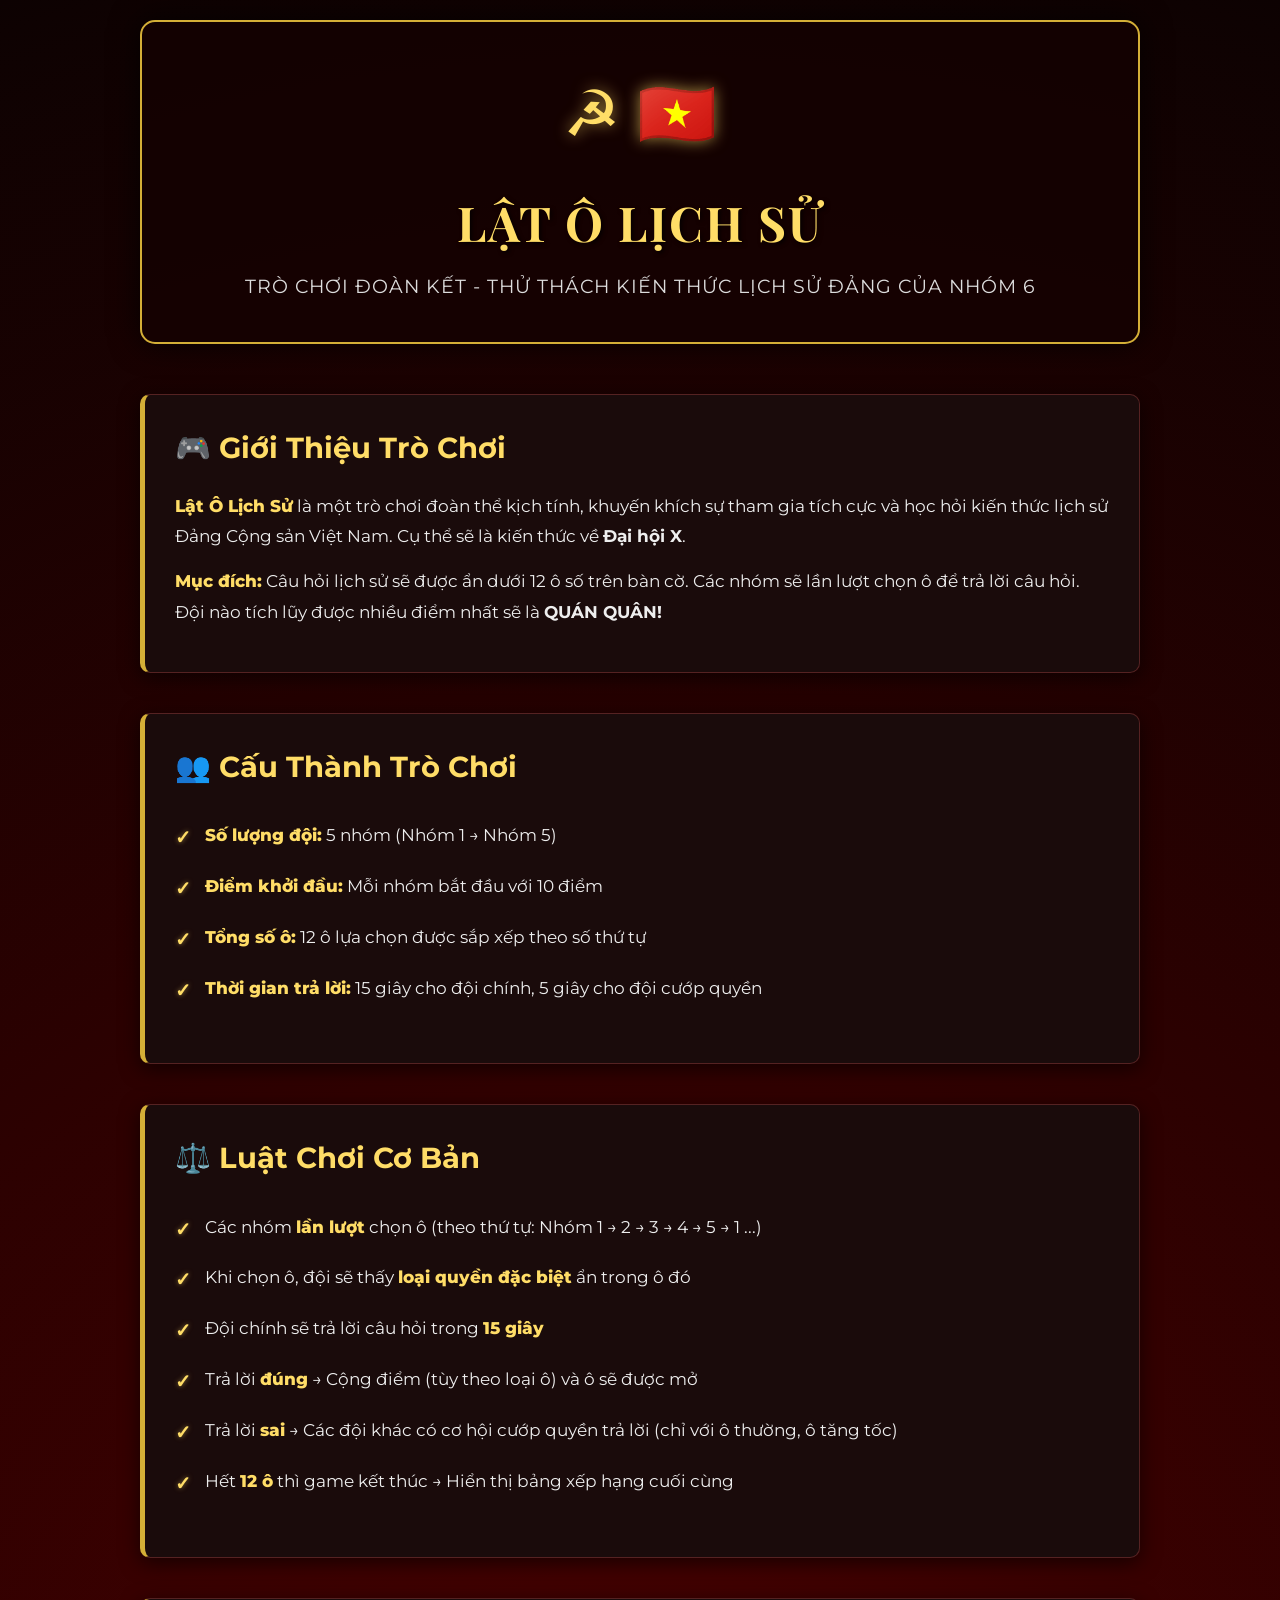
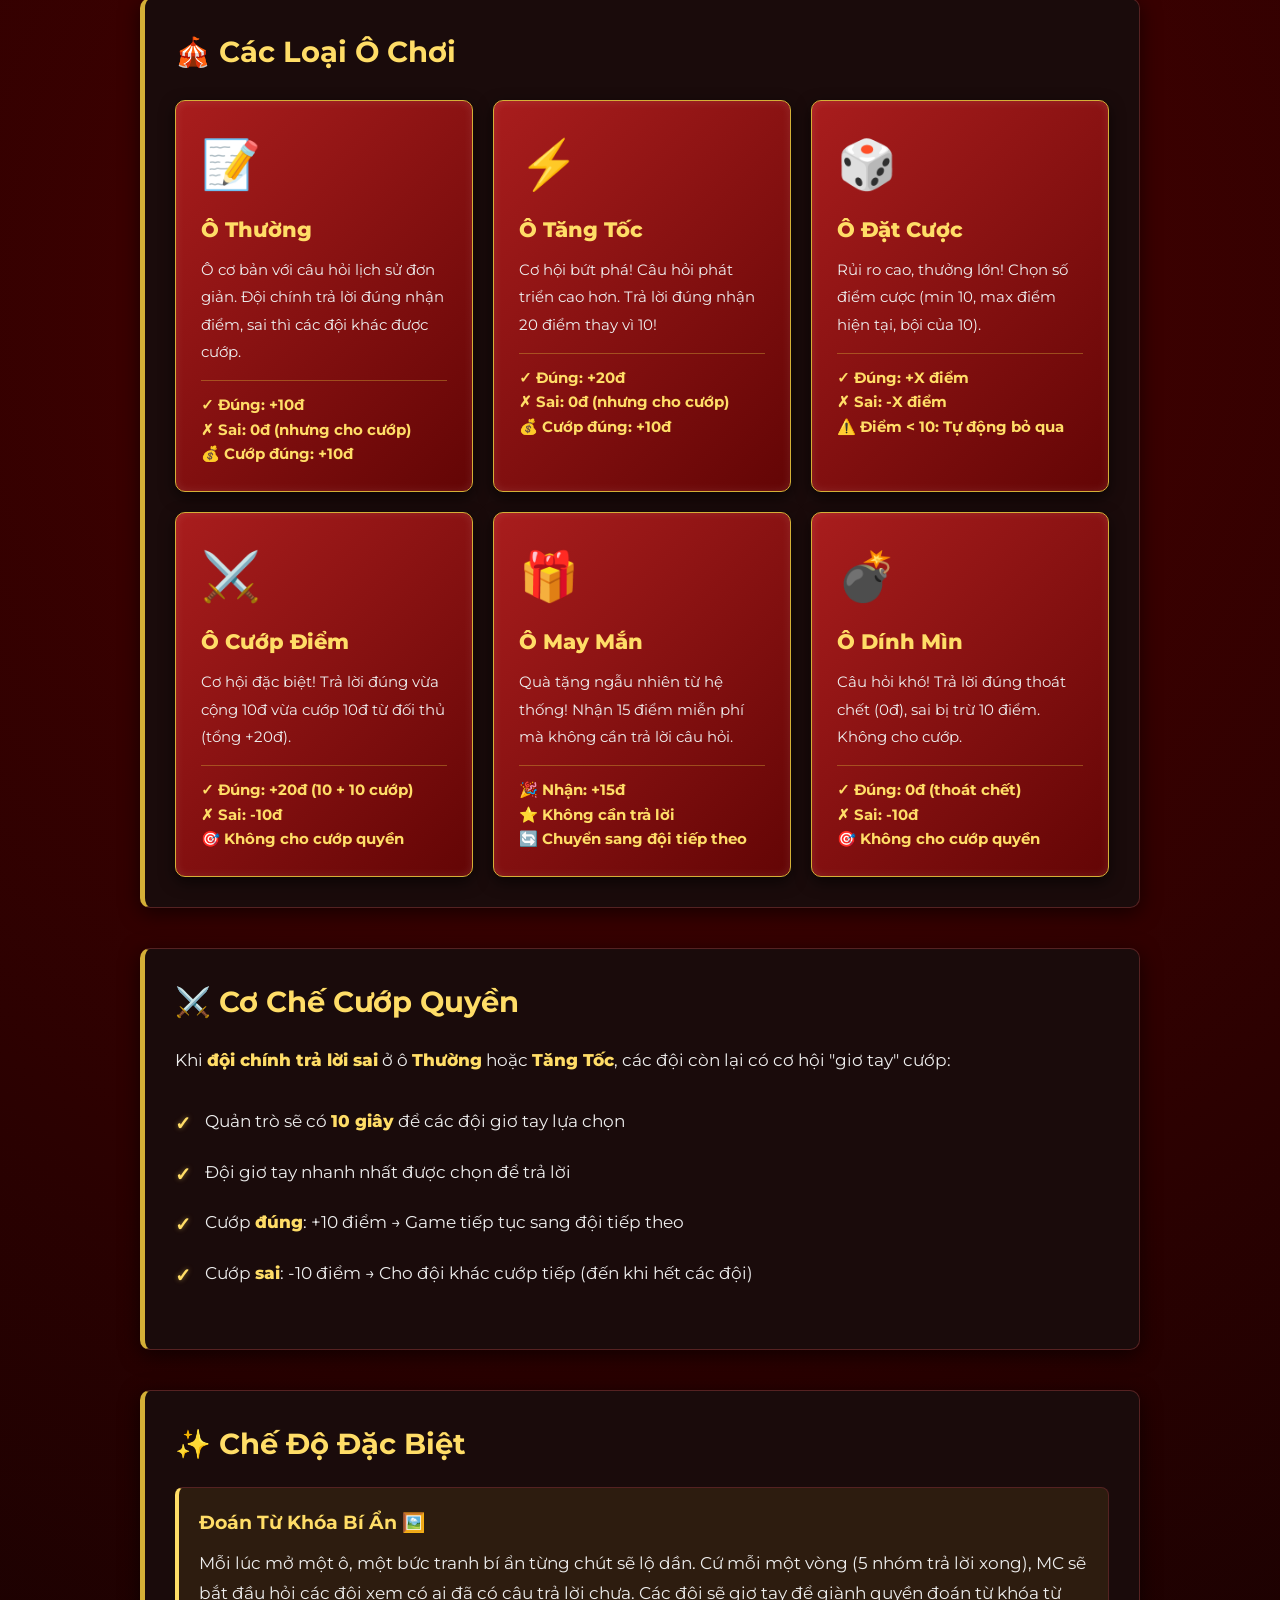
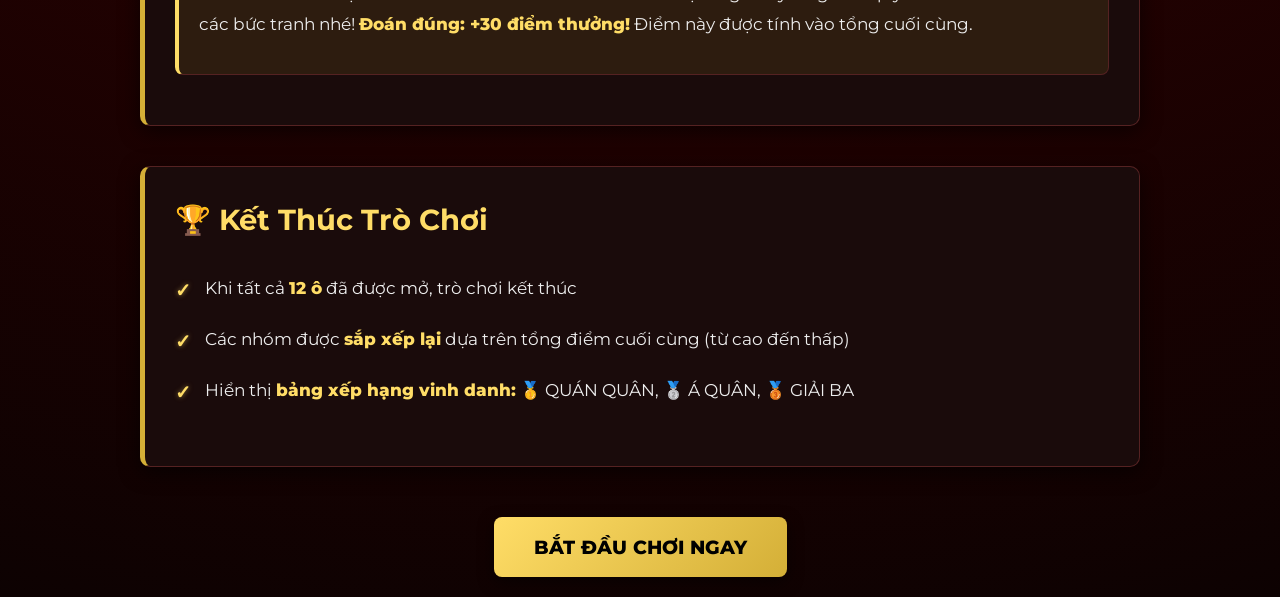
<file: intro.html>
<!DOCTYPE html>
<html lang="vi">
<head>
    <meta charset="UTF-8">
    <meta name="viewport" content="width=device-width, initial-scale=1.0">
    <title>Giới Thiệu Trò Chơi - Lật Ô Lịch Sử</title>
    <link href="https://fonts.googleapis.com/css2?family=Montserrat:wght@400;600;700;800&family=Playfair+Display:wght@700&display=swap" rel="stylesheet">
    <style>
        * {
            margin: 0;
            padding: 0;
            box-sizing: border-box;
        }

        body {
            font-family: 'Montserrat', sans-serif;
            background-color: #0d0202;
            background-image: radial-gradient(circle at 50% 50%, #4a0000 0%, #0d0202 100%);
            color: #ffffff;
            line-height: 1.6;
            min-height: 100vh;
            padding: 20px;
        }

        .intro-container {
            max-width: 1000px;
            margin: 0 auto;
        }

        .header {
            text-align: center;
            margin-bottom: 50px;
            padding: 40px 20px;
            background: rgba(20, 2, 2, 0.8);
            border-radius: 15px;
            border: 2px solid #d4af37;
            box-shadow: 0 0 30px rgba(0, 0, 0, 0.8);
        }

        .header-icon {
            font-size: 4rem;
            margin-bottom: 20px;
            color: #ffdd67;
            text-shadow: 0 0 15px rgba(255, 221, 103, 0.6);
        }

        .header h1 {
            font-family: 'Playfair Display', serif;
            font-size: 3rem;
            color: #ffdd67;
            margin-bottom: 10px;
            text-shadow: 2px 2px 4px rgba(0, 0, 0, 0.8);
            letter-spacing: 2px;
        }

        .header p {
            font-size: 1.2rem;
            color: #ddd;
            text-transform: uppercase;
            letter-spacing: 1px;
        }

        .content-section {
            margin-bottom: 40px;
            padding: 30px;
            background: #1a0b0b;
            border-radius: 10px;
            border: 1px solid #552222;
            border-left: 5px solid #d4af37;
            box-shadow: 0 5px 20px rgba(0, 0, 0, 0.6);
        }

        .content-section h2 {
            font-size: 1.8rem;
            color: #ffdd67;
            margin-bottom: 20px;
            display: flex;
            align-items: center;
            gap: 10px;
        }

        .content-section p {
            margin-bottom: 15px;
            font-size: 1.05rem;
            color: #eee;
            line-height: 1.8;
        }

        .rules-list {
            list-style: none;
            margin: 20px 0;
        }

        .rules-list li {
            padding: 12px 0;
            padding-left: 30px;
            position: relative;
            color: #eee;
            font-size: 1.05rem;
        }

        .rules-list li:before {
            content: "✓";
            position: absolute;
            left: 0;
            color: #ffdd67;
            font-weight: bold;
            font-size: 1.2rem;
            text-shadow: 0 0 5px rgba(255, 221, 103, 0.5);
        }

        .cell-types {
            display: grid;
            grid-template-columns: repeat(auto-fit, minmax(280px, 1fr));
            gap: 20px;
            margin-top: 25px;
        }

        .cell-card {
            padding: 25px;
            background: linear-gradient(135deg, #a91d1d, #630505);
            border-radius: 10px;
            border: 1px solid #d4af37;
            box-shadow: inset 0 0 10px rgba(255, 255, 255, 0.1), 0 5px 15px rgba(0, 0, 0, 0.6);
            transition: all 0.3s ease;
        }

        .cell-card:hover {
            transform: translateY(-5px);
            background: linear-gradient(135deg, #c92a2a, #820c0c);
            border-color: #ffdd67;
            box-shadow: 0 10px 30px rgba(212, 175, 55, 0.4);
        }

        .cell-card-icon {
            font-size: 3rem;
            margin-bottom: 10px;
        }

        .cell-card h3 {
            color: #ffdd67;
            margin-bottom: 10px;
            font-size: 1.3rem;
            font-weight: 800;
        }

        .cell-card p {
            color: #eee;
            font-size: 0.95rem;
        }

        .cell-card .score-info {
            margin-top: 12px;
            padding-top: 12px;
            border-top: 1px solid rgba(212, 175, 55, 0.4);
            color: #ffdd67;
            font-weight: 700;
            font-size: 0.95rem;
        }

        .button-group {
            display: flex;
            gap: 20px;
            justify-content: center;
            margin-top: 50px;
            flex-wrap: wrap;
        }

        .btn {
            padding: 15px 40px;
            font-size: 1.2rem;
            font-weight: 800;
            border: none;
            border-radius: 8px;
            cursor: pointer;
            transition: all 0.3s ease;
            text-decoration: none;
            display: inline-block;
            text-align: center;
            font-family: 'Montserrat', sans-serif;
            text-transform: uppercase;
        }

        .btn-start {
            background: linear-gradient(135deg, #ffdd67, #d4af37);
            color: #000;
            min-width: 250px;
            box-shadow: 0 5px 15px rgba(0, 0, 0, 0.5);
        }

        .btn-start:hover {
            transform: translateY(-3px) scale(1.05);
            box-shadow: 0 10px 30px rgba(212, 175, 55, 0.5);
            background: linear-gradient(135deg, #fff0aa, #ffdd67);
        }

        .btn-back {
            background: rgba(45, 19, 19, 0.8);
            color: #ffdd67;
            border: 2px solid #d4af37;
        }

        .btn-back:hover {
            background: #471d1d;
            color: #fff;
            border-color: #ffdd67;
        }

        .highlight {
            color: #ffdd67;
            font-weight: 800;
        }

        .team-section {
            background: rgba(212, 175, 55, 0.1);
            padding: 20px;
            border-radius: 8px;
            margin: 20px 0;
            border-left: 4px solid #ffdd67;
            border-right: 1px solid #552222;
            border-top: 1px solid #552222;
            border-bottom: 1px solid #552222;
        }

        .team-section h3 {
            color: #ffdd67;
            margin-bottom: 10px;
        }

        @media (max-width: 768px) {
            .header h1 {
                font-size: 2rem;
            }

            .cell-types {
                grid-template-columns: 1fr;
            }

            .button-group {
                flex-direction: column;
                align-items: center;
            }

            .btn {
                width: 100%;
                max-width: 300px;
            }
        }
    </style>
</head>
<body>

    <div class="intro-container">
        <div class="header">
            <div class="header-icon">☭ 🇻🇳</div>
            <h1>LẬT Ô LỊCH SỬ</h1>
            <p>Trò chơi đoàn kết - Thử thách kiến thức Lịch sử Đảng của nhóm 6</p>
        </div>

        <div class="content-section">
            <h2>🎮 Giới Thiệu Trò Chơi</h2>
            <p>
                <span class="highlight">Lật Ô Lịch Sử</span> là một trò chơi đoàn thể kịch tính, khuyến khích sự tham gia tích cực và học hỏi kiến thức lịch sử Đảng Cộng sản Việt Nam. Cụ thể sẽ là kiến thức về <b>Đại hội X</b>.
            </p>
            <p>
                <span class="highlight">Mục đích:</span> Câu hỏi lịch sử sẽ được ẩn dưới 12 ô số trên bàn cờ. Các nhóm sẽ lần lượt chọn ô để trả lời câu hỏi. Đội nào tích lũy được nhiều điểm nhất sẽ là <b>QUÁN QUÂN!</b>
            </p>
        </div>

        <div class="content-section">
            <h2>👥 Cấu Thành Trò Chơi</h2>
            <ul class="rules-list">
                <li><span class="highlight">Số lượng đội:</span> 5 nhóm (Nhóm 1 → Nhóm 5)</li>
                <li><span class="highlight">Điểm khởi đầu:</span> Mỗi nhóm bắt đầu với 10 điểm</li>
                <li><span class="highlight">Tổng số ô:</span> 12 ô lựa chọn được sắp xếp theo số thứ tự</li>
                <li><span class="highlight">Thời gian trả lời:</span> 15 giây cho đội chính, 5 giây cho đội cướp quyền</li>
            </ul>
        </div>

        <div class="content-section">
            <h2>⚖️ Luật Chơi Cơ Bản</h2>
            <ul class="rules-list">
                <li>Các nhóm <span class="highlight">lần lượt</span> chọn ô (theo thứ tự: Nhóm 1 → 2 → 3 → 4 → 5 → 1 ...)</li>
                <li>Khi chọn ô, đội sẽ thấy <span class="highlight">loại quyền đặc biệt</span> ẩn trong ô đó</li>
                <li>Đội chính sẽ trả lời câu hỏi trong <span class="highlight">15 giây</span></li>
                <li>Trả lời <span class="highlight">đúng</span> → Cộng điểm (tùy theo loại ô) và ô sẽ được mở</li>
                <li>Trả lời <span class="highlight">sai</span> → Các đội khác có cơ hội cướp quyền trả lời (chỉ với ô thường, ô tăng tốc)</li>
                <li>Hết <span class="highlight">12 ô</span> thì game kết thúc → Hiển thị bảng xếp hạng cuối cùng</li>
            </ul>
        </div>

        <div class="content-section">
            <h2>🎪 Các Loại Ô Chơi</h2>
            <div class="cell-types">
                <div class="cell-card">
                    <div class="cell-card-icon">📝</div>
                    <h3>Ô Thường</h3>
                    <p>Ô cơ bản với câu hỏi lịch sử đơn giản. Đội chính trả lời đúng nhận điểm, sai thì các đội khác được cướp.</p>
                    <div class="score-info">
                        ✓ Đúng: +10đ<br>
                        ✗ Sai: 0đ (nhưng cho cướp)<br>
                        💰 Cướp đúng: +10đ
                    </div>
                </div>

                <div class="cell-card">
                    <div class="cell-card-icon">⚡</div>
                    <h3>Ô Tăng Tốc</h3>
                    <p>Cơ hội bứt phá! Câu hỏi phát triển cao hơn. Trả lời đúng nhận 20 điểm thay vì 10!</p>
                    <div class="score-info">
                        ✓ Đúng: +20đ<br>
                        ✗ Sai: 0đ (nhưng cho cướp)<br>
                        💰 Cướp đúng: +10đ
                    </div>
                </div>

                <div class="cell-card">
                    <div class="cell-card-icon">🎲</div>
                    <h3>Ô Đặt Cược</h3>
                    <p>Rủi ro cao, thưởng lớn! Chọn số điểm cược (min 10, max điểm hiện tại, bội của 10).</p>
                    <div class="score-info">
                        ✓ Đúng: +X điểm<br>
                        ✗ Sai: -X điểm<br>
                        ⚠️ Điểm &lt; 10: Tự động bỏ qua
                    </div>
                </div>

                <div class="cell-card">
                    <div class="cell-card-icon">⚔️</div>
                    <h3>Ô Cướp Điểm</h3>
                    <p>Cơ hội đặc biệt! Trả lời đúng vừa cộng 10đ vừa cướp 10đ từ đối thủ (tổng +20đ).</p>
                    <div class="score-info">
                        ✓ Đúng: +20đ (10 + 10 cướp)<br>
                        ✗ Sai: -10đ<br>
                        🎯 Không cho cướp quyền
                    </div>
                </div>

                <div class="cell-card">
                    <div class="cell-card-icon">🎁</div>
                    <h3>Ô May Mắn</h3>
                    <p>Quà tặng ngẫu nhiên từ hệ thống! Nhận 15 điểm miễn phí mà không cần trả lời câu hỏi.</p>
                    <div class="score-info">
                        🎉 Nhận: +15đ<br>
                        ⭐ Không cần trả lời<br>
                        🔄 Chuyển sang đội tiếp theo
                    </div>
                </div>

                <div class="cell-card">
                    <div class="cell-card-icon">💣</div>
                    <h3>Ô Dính Mìn</h3>
                    <p>Câu hỏi khó! Trả lời đúng thoát chết (0đ), sai bị trừ 10 điểm. Không cho cướp.</p>
                    <div class="score-info">
                        ✓ Đúng: 0đ (thoát chết)<br>
                        ✗ Sai: -10đ<br>
                        🎯 Không cho cướp quyền
                    </div>
                </div>
            </div>
        </div>

        <div class="content-section">
            <h2>⚔️ Cơ Chế Cướp Quyền</h2>
            <p>
                Khi <span class="highlight">đội chính trả lời sai</span> ở ô <span class="highlight">Thường</span> hoặc <span class="highlight">Tăng Tốc</span>, các đội còn lại có cơ hội "giơ tay" cướp:
            </p>
            <ul class="rules-list">
                <li>Quản trò sẽ có <span class="highlight">10 giây</span> để các đội giơ tay lựa chọn</li>
                <li>Đội giơ tay nhanh nhất được chọn để trả lời</li>
                <li>Cướp <span class="highlight">đúng</span>: +10 điểm → Game tiếp tục sang đội tiếp theo</li>
                <li>Cướp <span class="highlight">sai</span>: -10 điểm → Cho đội khác cướp tiếp (đến khi hết các đội)</li>
            </ul>
        </div>

        <div class="content-section">
            <h2>✨ Chế Độ Đặc Biệt</h2>
            <div class="team-section">
                <h3>Đoán Từ Khóa Bí Ẩn 🖼️</h3>
                <p>
                    Mỗi lúc mở một ô, một bức tranh bí ẩn từng chút sẽ lộ dần. Cứ mỗi một vòng (5 nhóm trả lời xong), MC sẽ bắt đầu hỏi các đội xem có ai đã có câu trả lời chưa. Các đội sẽ giơ tay để giành quyền đoán từ khóa từ các bức tranh nhé! 
                    <span class="highlight">Đoán đúng: +30 điểm thưởng!</span> Điểm này được tính vào tổng cuối cùng.
                </p>
            </div>
        </div>

        <div class="content-section">
            <h2>🏆 Kết Thúc Trò Chơi</h2>
            <ul class="rules-list">
                <li>Khi tất cả <span class="highlight">12 ô</span> đã được mở, trò chơi kết thúc</li>
                <li>Các nhóm được <span class="highlight">sắp xếp lại</span> dựa trên tổng điểm cuối cùng (từ cao đến thấp)</li>
                <li>Hiển thị <span class="highlight">bảng xếp hạng vinh danh:</span> 🥇 QUÁN QUÂN, 🥈 Á QUÂN, 🥉 GIẢI BA</li>
            </ul>
        </div>

        <div class="button-group">
            <a href="index.html" class="btn btn-start">
                BẮT ĐẦU CHƠI NGAY
            </a>
        </div>
    </div>

</body>
</html>
</file>
